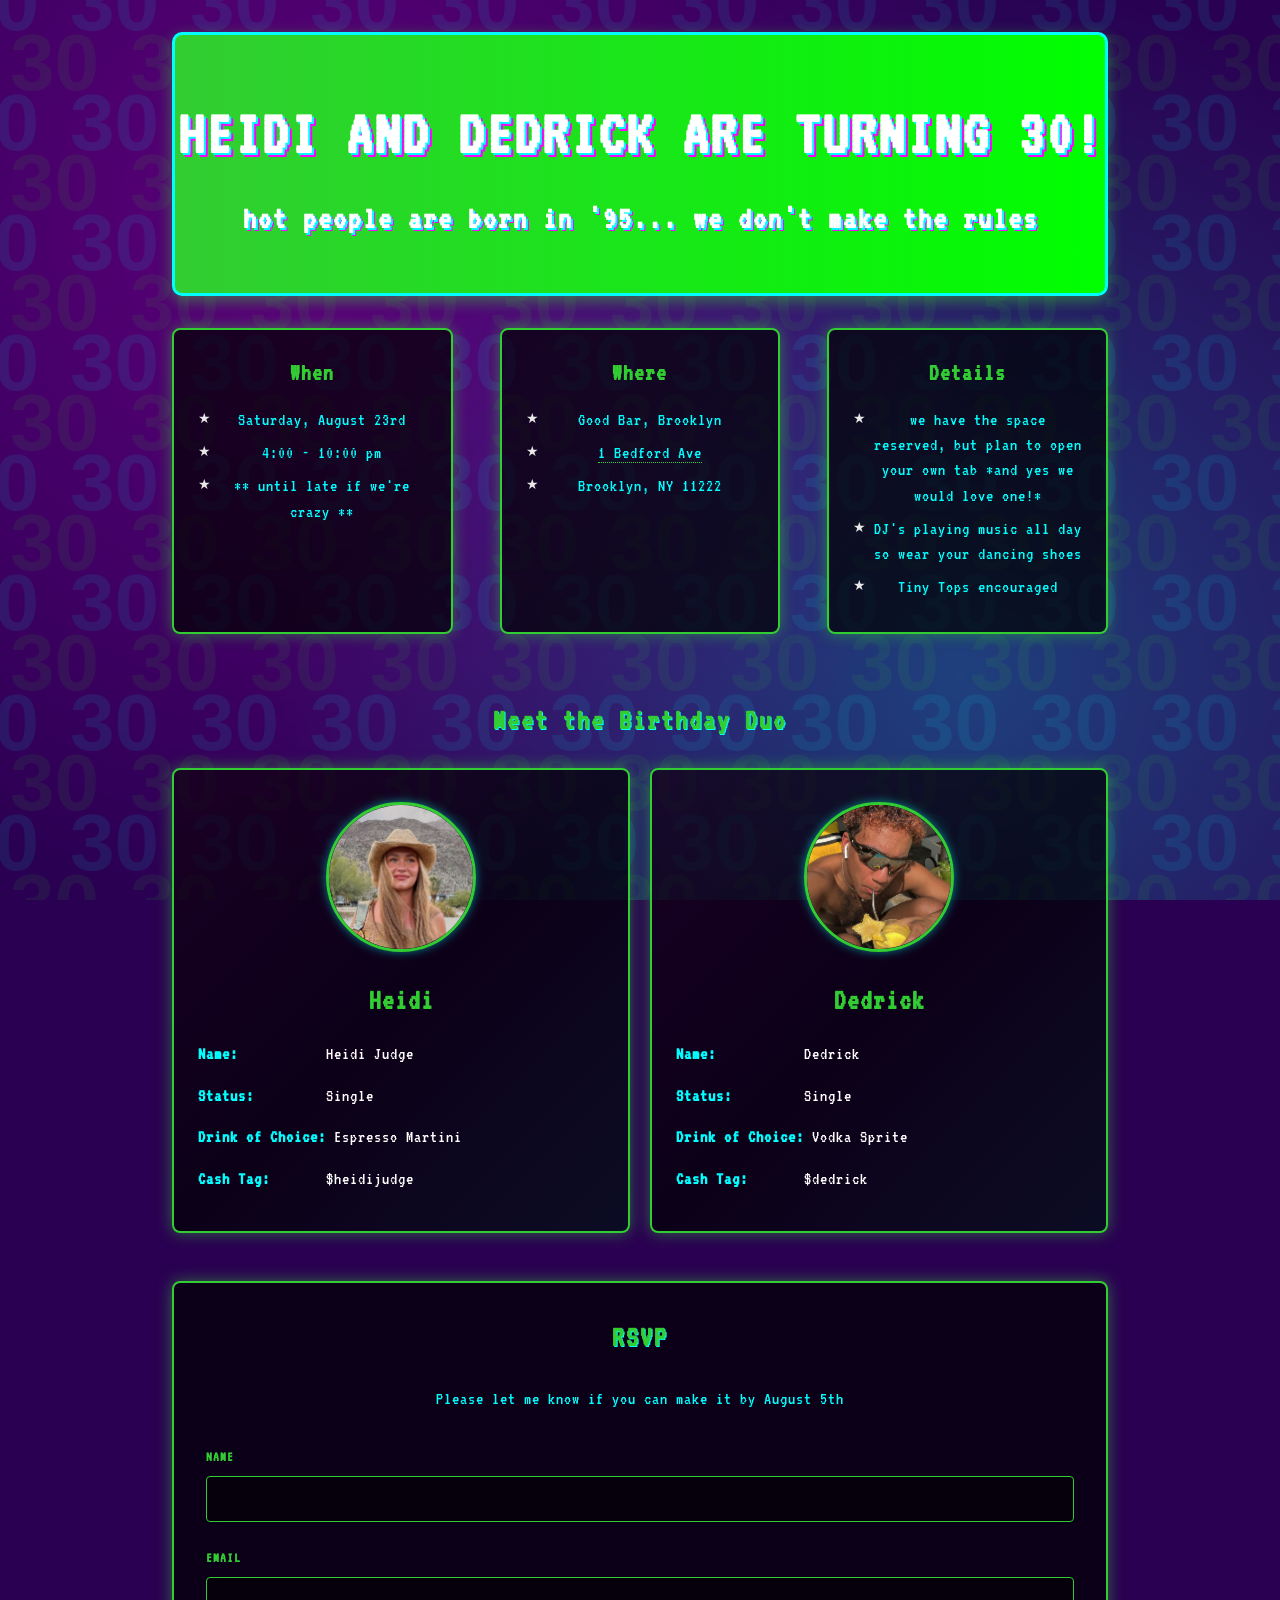
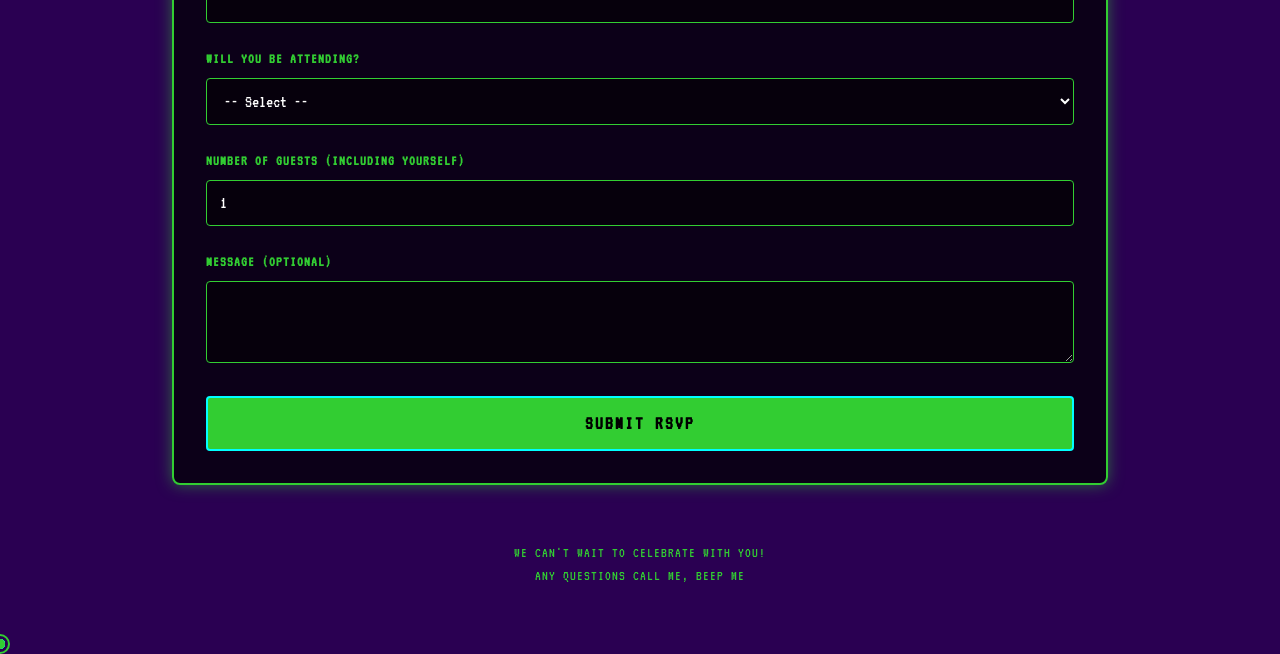
<file: index.html>
<!DOCTYPE html>
<html lang="en">
<head>
    <meta charset="UTF-8">
    <meta name="viewport" content="width=device-width, initial-scale=1.0">
    <title>My 30th Birthday Celebration - Y2K Style!</title>
    <link rel="stylesheet" href="styles.css">
    <link href="https://fonts.googleapis.com/css2?family=VT323&display=swap" rel="stylesheet">
</head>
<body>
    <div class="container">
        <header>
            <h1>Heidi and Dedrick are turning 30!</h1>
            <h2 class="birthday-name">hot people are born in '95... we don't make the rules </h2>
        </header>
        
        <section class="details">
            <div class="detail-item">
                <h3>When</h3>
                <p class="star-bullet">Saturday, August 23rd </p>
                <p class="star-bullet">4:00 - 10:00 pm</p>
                <p class="star-bullet">** until late if we're crazy **</p>
                
            </div>
            
            <div class="detail-item">
                <h3>Where</h3>
                <p class="star-bullet">Good Bar, Brooklyn</p>
                <p class="star-bullet"><a href="https://www.google.com/maps/place/Good+Bar/data=!4m2!3m1!1s0x0:0xf91e7366af03e8f9?sa=X&ved=1t:2428&ictx=111" target="_blank">1 Bedford Ave</a></p>
                <p class="star-bullet">Brooklyn, NY 11222</p>
            </div>
            
            <div class="detail-item">
                <h3>Details</h3>
                <p class="star-bullet">we have the space reserved, but plan to open your own tab *and yes we would love one!* </p>
                <p class="star-bullet">DJ's playing music all day so wear your dancing shoes</p>
                <p class="star-bullet">Tiny Tops encouraged</p>
            </div>
        </section>
        
        <section class="bio-section">
            <h2>Meet the Birthday Duo</h2>
            <div class="bio-container">
                <div class="bio-box">
                    <div class="bio-photo">
                        <img src="IMG_8978.jpg" alt="Heidi" 
                             style="width: 150px; height: 150px; object-fit: cover; border-radius: 50%; border: 3px solid #32CD32; box-shadow: 0 0 10px rgba(0, 255, 255, 0.5);"
                             onerror="this.style.border='2px solid red'; this.style.width='50px'; this.style.height='50px'; this.alt='Image failed to load';"
                        >
                    </div>
                    <h3>Heidi</h3>
                    <div class="bio-item">
                        <span class="bio-label">Name:</span>
                        <span class="bio-value">Heidi Judge</span>
                    </div>
                    <div class="bio-item">
                        <span class="bio-label">Status:</span>
                        <span class="bio-value">Single</span>
                    </div>
                    <div class="bio-item">
                        <span class="bio-label">Drink of Choice:</span>
                        <span class="bio-value">Espresso Martini</span>
                    </div>
                    <div class="bio-item">
                        <span class="bio-label">Cash Tag:</span>
                        <span class="bio-value">$heidijudge</span>
                    </div>
                </div>
                
                <div class="bio-box">
                    <div class="bio-photo">
                        <img src="IMG_8967.jpeg" alt="Dedrick" 
                             style="width: 150px; height: 150px; object-fit: cover; border-radius: 50%; border: 3px solid #32CD32; box-shadow: 0 0 10px rgba(0, 255, 255, 0.5);"
                             onerror="this.style.border='2px solid red'; this.style.width='50px'; this.style.height='50px'; this.alt='Image failed to load';"
                        >
                    </div>
                    <h3>Dedrick</h3>
                    <div class="bio-item">
                        <span class="bio-label">Name:</span>
                        <span class="bio-value">Dedrick</span>
                    </div>
                    <div class="bio-item">
                        <span class="bio-label">Status:</span>
                        <span class="bio-value">Single</span>
                    </div>
                    <div class="bio-item">
                        <span class="bio-label">Drink of Choice:</span>
                        <span class="bio-value">Vodka Sprite</span>
                    </div>
                    <div class="bio-item">
                        <span class="bio-label">Cash Tag:</span>
                        <span class="bio-value">$dedrick</span>
                    </div>
                </div>
            </div>
        </section>
        
        <section class="rsvp">
            <h2>RSVP</h2>
            <p>Please let me know if you can make it by August 5th</p>
            <form id="rsvp-form" action="https://formspree.io/f/xwpovgye" method="POST">
                <div class="form-group">
                    <label for="name">Name</label>
                    <input type="text" id="name" name="name" required>
                </div>
                
                <div class="form-group">
                    <label for="email">Email</label>
                    <input type="email" id="email" name="email" required>
                </div>
                
                <div class="form-group">
                    <label for="attending">Will you be attending?</label>
                    <select id="attending" name="attending" required>
                        <option value="">-- Select --</option>
                        <option value="yes">Yes, I'll be there!</option>
                        <option value="no">Sorry, I can't make it</option>
                    </select>
                </div>
                
                <div class="form-group">
                    <label for="guests">Number of guests (including yourself)</label>
                    <input type="number" id="guests" name="guests" min="1" max="2" value="1">
                </div>
                
                <div class="form-group">
                    <label for="message">Message (optional)</label>
                    <textarea id="message" name="message" rows="3"></textarea>
                </div>
                
                <!-- Hidden fields for Formspree configuration -->
                <input type="hidden" name="_subject" value="New RSVP for 30th Birthday Party!">
                <input type="hidden" name="_cc" value="heidijudge22@gmail.com">
                
                <button type="submit" class="btn">Submit RSVP</button>
                <div id="form-status" class="form-status"></div>
            </form>
        </section> 
        
        <footer>
            <p>We can't wait to celebrate with you!</p>
            <p>Any questions call me, beep me</p>
        </footer>
    </div>

    <script src="confetti.js"></script>
    <script src="script.js"></script>
    <script src="form-handler.js"></script>
</body>
</html>
</file>
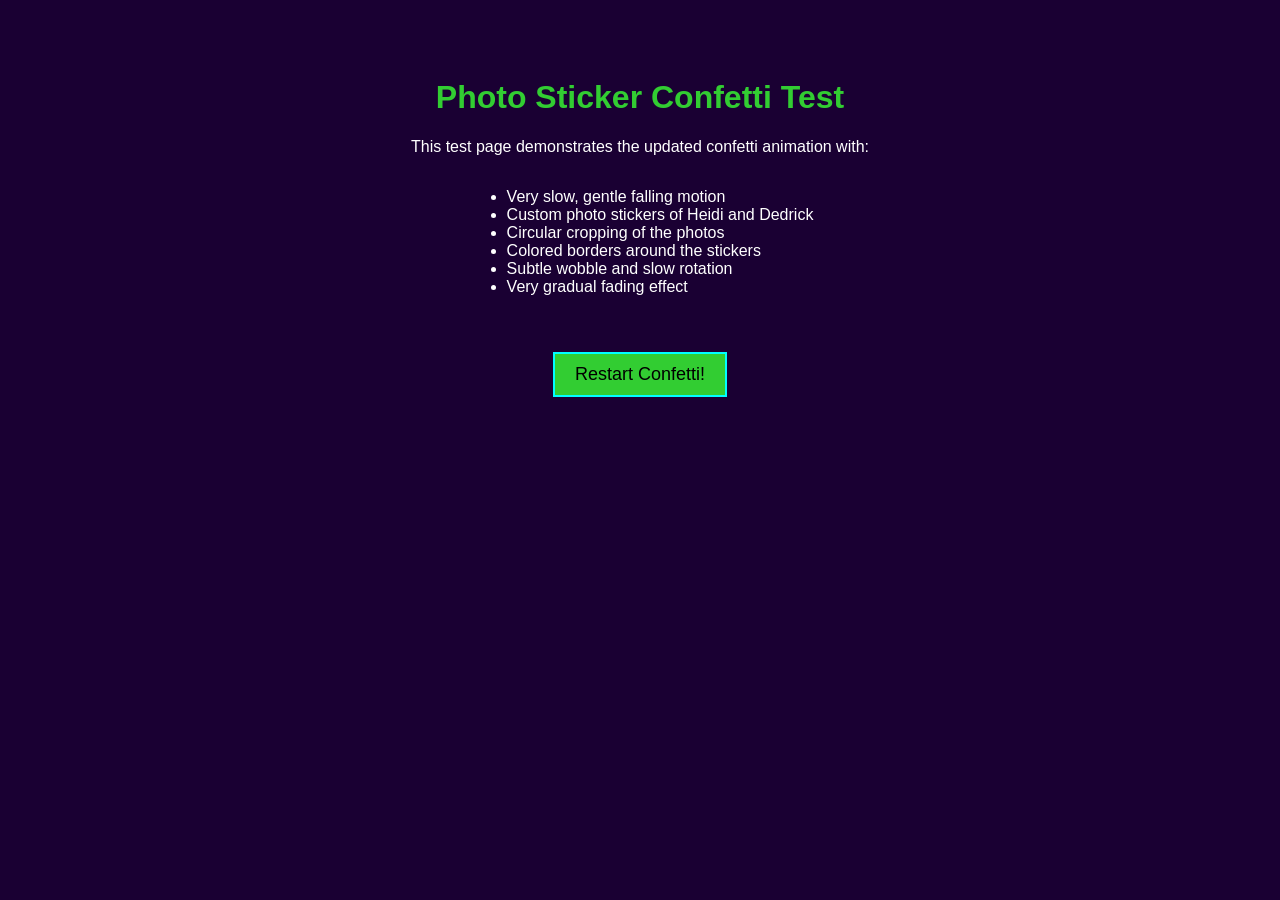
<file: confetti-test.html>
<!DOCTYPE html>
<html lang="en">
<head>
    <meta charset="UTF-8">
    <meta name="viewport" content="width=device-width, initial-scale=1.0">
    <title>Confetti Test - Falling Photo Stickers</title>
    <style>
        body {
            background-color: #1a0033;
            color: white;
            font-family: Arial, sans-serif;
            text-align: center;
            padding: 50px;
        }
        h1 {
            color: #32CD32;
        }
        button {
            padding: 10px 20px;
            background-color: #32CD32;
            color: black;
            border: 2px solid #00FFFF;
            font-size: 18px;
            cursor: pointer;
            margin-top: 20px;
        }
        .description {
            max-width: 600px;
            margin: 0 auto;
            margin-bottom: 20px;
        }
    </style>
</head>
<body>
    <h1>Photo Sticker Confetti Test</h1>
    <div class="description">
        <p>This test page demonstrates the updated confetti animation with:</p>
        <ul style="text-align: left; display: inline-block;">
            <li>Very slow, gentle falling motion</li>
            <li>Custom photo stickers of Heidi and Dedrick</li>
            <li>Circular cropping of the photos</li>
            <li>Colored borders around the stickers</li>
            <li>Subtle wobble and slow rotation</li>
            <li>Very gradual fading effect</li>
        </ul>
    </div>
    <button id="confetti-btn">Restart Confetti!</button>

    <script src="confetti.js"></script>
    <script>
        document.getElementById('confetti-btn').addEventListener('click', function() {
            // Reload the page to restart the confetti
            location.reload();
        });
    </script>
</body>
</html>
</file>
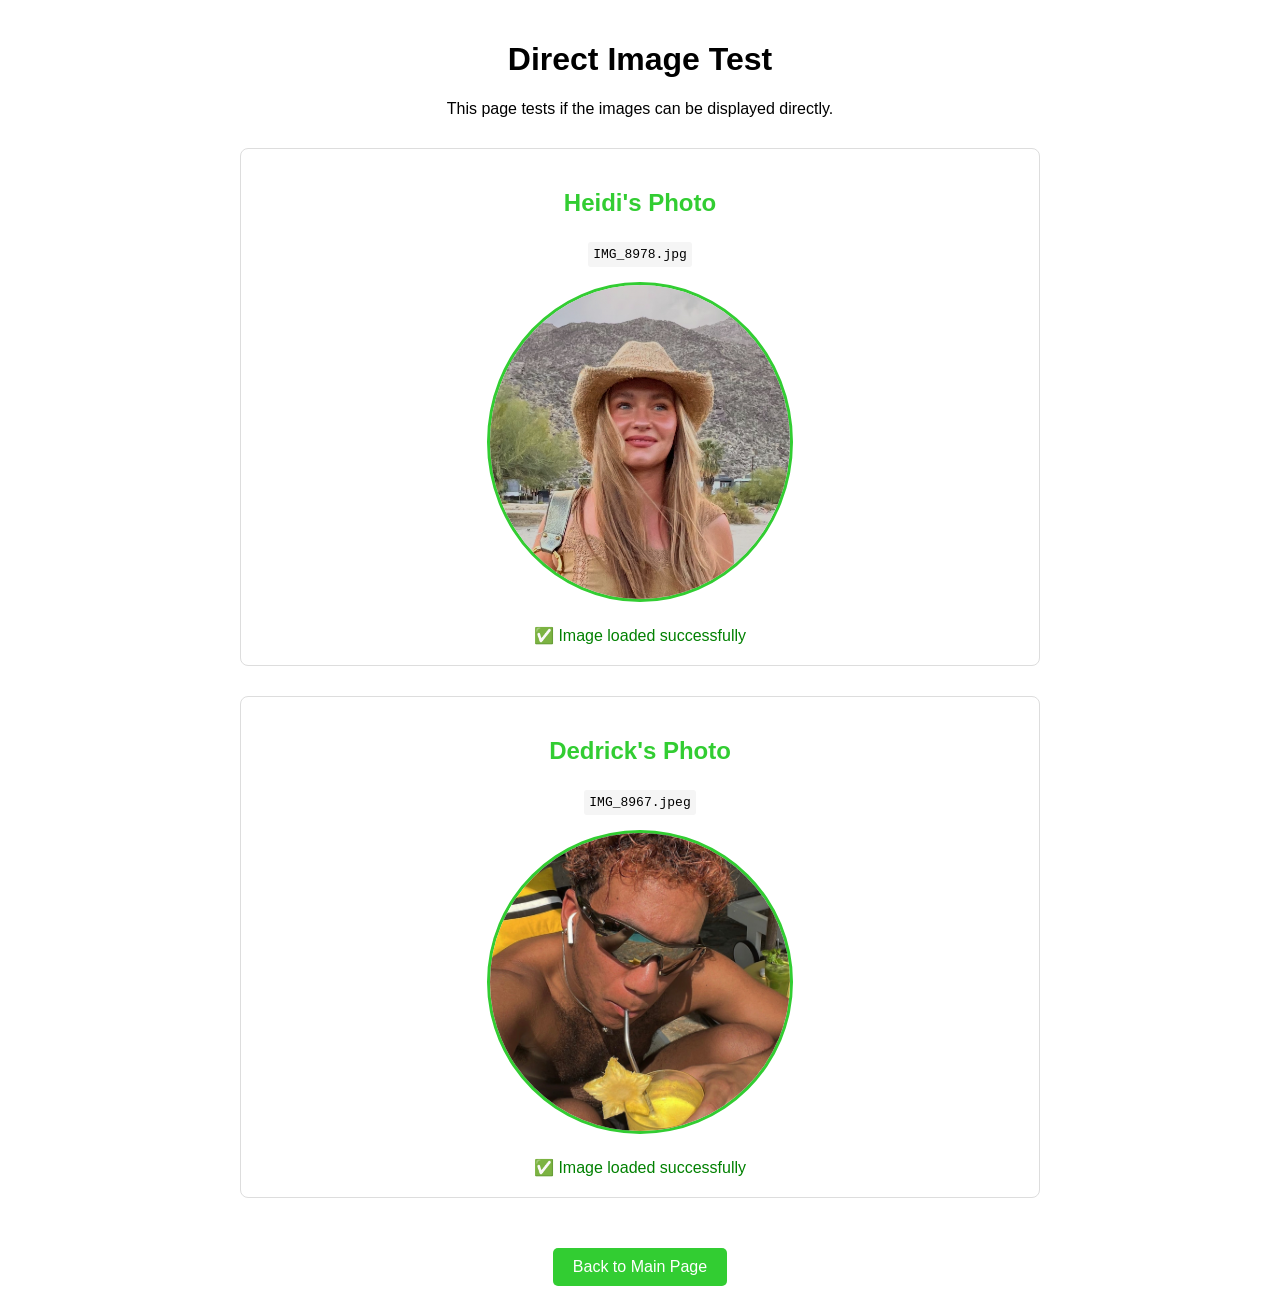
<file: direct-image-test.html>
<!DOCTYPE html>
<html lang="en">
<head>
    <meta charset="UTF-8">
    <meta name="viewport" content="width=device-width, initial-scale=1.0">
    <title>Direct Image Test</title>
    <style>
        body {
            font-family: Arial, sans-serif;
            max-width: 800px;
            margin: 0 auto;
            padding: 20px;
            text-align: center;
        }
        .image-container {
            margin: 30px 0;
            padding: 20px;
            border: 1px solid #ddd;
            border-radius: 8px;
        }
        img {
            max-width: 300px;
            height: auto;
            border: 3px solid #32CD32;
            border-radius: 50%;
            margin: 10px;
        }
        h2 {
            color: #32CD32;
        }
        .path {
            font-family: monospace;
            background-color: #f5f5f5;
            padding: 5px;
            border-radius: 3px;
            display: inline-block;
            margin: 5px 0;
        }
        .back {
            display: inline-block;
            margin-top: 20px;
            padding: 10px 20px;
            background-color: #32CD32;
            color: white;
            text-decoration: none;
            border-radius: 5px;
        }
    </style>
</head>
<body>
    <h1>Direct Image Test</h1>
    <p>This page tests if the images can be displayed directly.</p>
    
    <div class="image-container">
        <h2>Heidi's Photo</h2>
        <div class="path">IMG_8978.jpg</div>
        <br>
        <img src="IMG_8978.jpg" alt="Heidi">
    </div>
    
    <div class="image-container">
        <h2>Dedrick's Photo</h2>
        <div class="path">IMG_8967.jpeg</div>
        <br>
        <img src="IMG_8967.jpeg" alt="Dedrick">
    </div>
    
    <a href="index.html" class="back">Back to Main Page</a>
    
    <script>
        // Add status information
        document.addEventListener('DOMContentLoaded', function() {
            const images = document.querySelectorAll('img');
            images.forEach(img => {
                img.onload = function() {
                    const div = document.createElement('div');
                    div.textContent = "✅ Image loaded successfully";
                    div.style.color = "green";
                    div.style.marginTop = "10px";
                    img.parentNode.appendChild(div);
                };
                
                img.onerror = function() {
                    const div = document.createElement('div');
                    div.textContent = "❌ Image failed to load";
                    div.style.color = "red";
                    div.style.marginTop = "10px";
                    img.parentNode.appendChild(div);
                };
            });
        });
    </script>
</body>
</html>
</file>
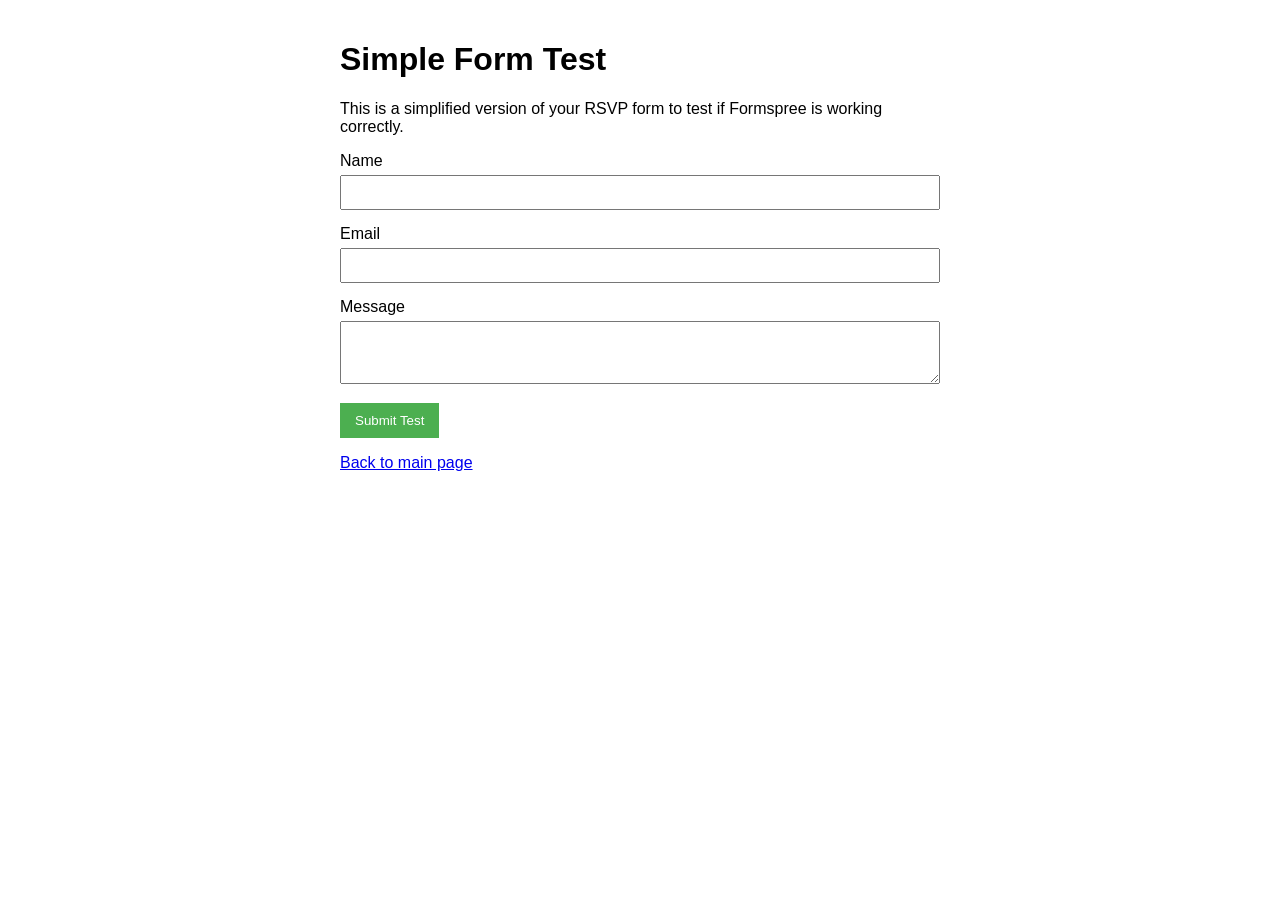
<file: form-test.html>
<!DOCTYPE html>
<html lang="en">
<head>
    <meta charset="UTF-8">
    <meta name="viewport" content="width=device-width, initial-scale=1.0">
    <title>Form Test</title>
    <style>
        body {
            font-family: Arial, sans-serif;
            max-width: 600px;
            margin: 0 auto;
            padding: 20px;
        }
        .form-group {
            margin-bottom: 15px;
        }
        label {
            display: block;
            margin-bottom: 5px;
        }
        input, select, textarea {
            width: 100%;
            padding: 8px;
            box-sizing: border-box;
        }
        button {
            padding: 10px 15px;
            background-color: #4CAF50;
            color: white;
            border: none;
            cursor: pointer;
        }
    </style>
</head>
<body>
    <h1>Simple Form Test</h1>
    <p>This is a simplified version of your RSVP form to test if Formspree is working correctly.</p>
    
    <!-- Basic form with minimal styling -->
    <form action="https://formspree.io/f/xwpovgye" method="POST">
        <div class="form-group">
            <label for="name">Name</label>
            <input type="text" id="name" name="name" required>
        </div>
        
        <div class="form-group">
            <label for="email">Email</label>
            <input type="email" id="email" name="email" required>
        </div>
        
        <div class="form-group">
            <label for="message">Message</label>
            <textarea id="message" name="message" rows="3"></textarea>
        </div>
        
        <input type="hidden" name="_next" value="https://heidijudge22.github.io/itsmybday/thanks.html">
        <button type="submit">Submit Test</button>
    </form>
    
    <p><a href="index.html">Back to main page</a></p>
</body>
</html>
</file>
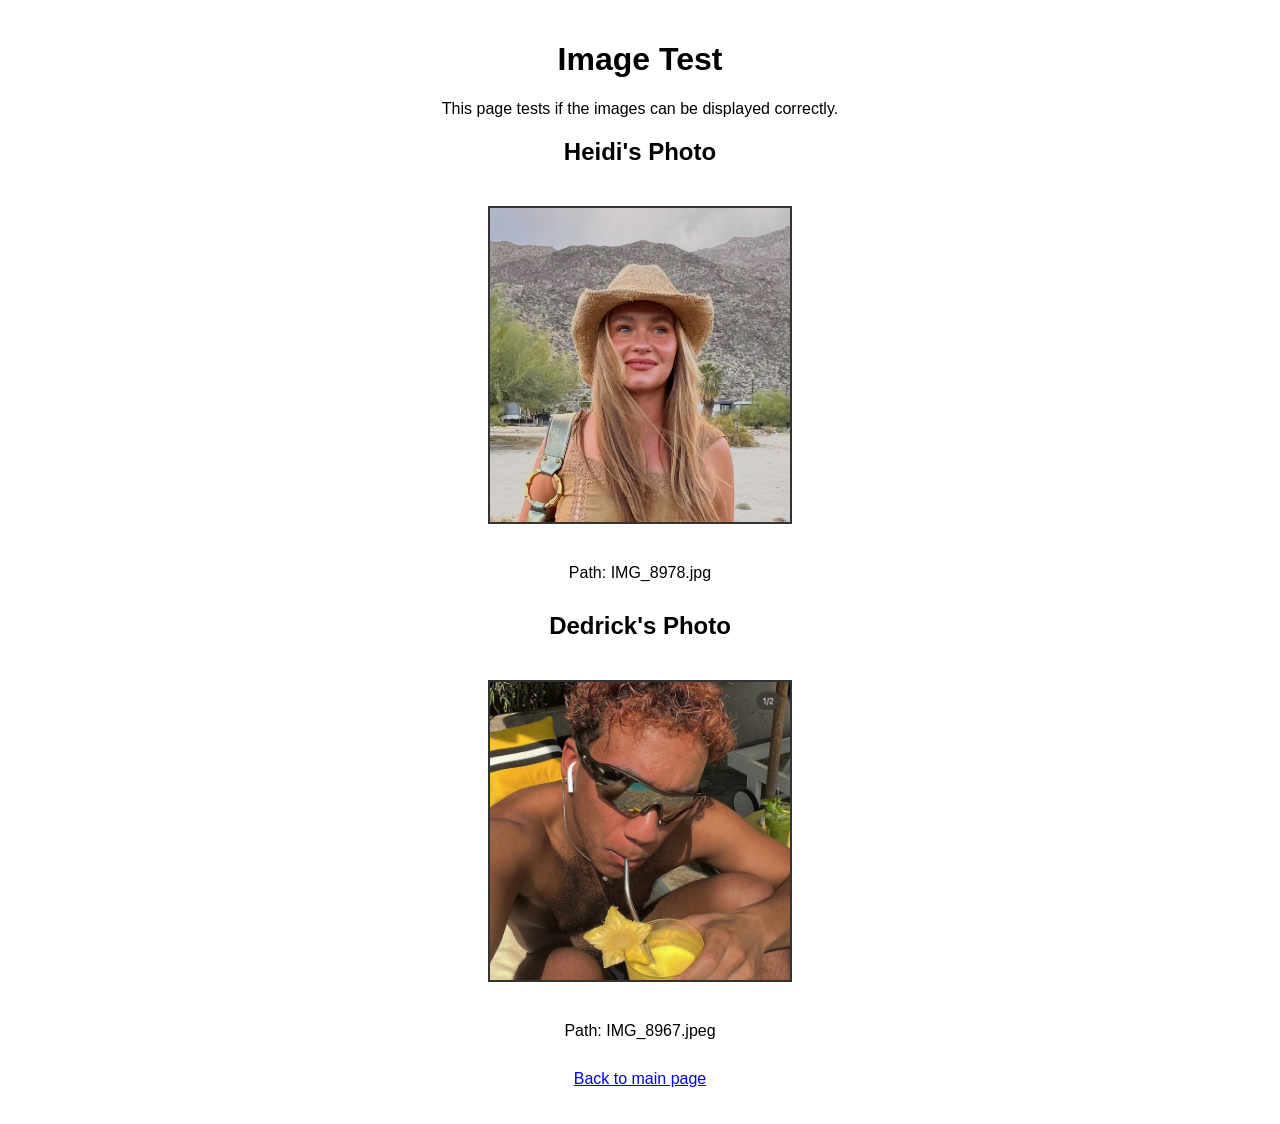
<file: image-test.html>
<!DOCTYPE html>
<html lang="en">
<head>
    <meta charset="UTF-8">
    <meta name="viewport" content="width=device-width, initial-scale=1.0">
    <title>Image Test</title>
    <style>
        body {
            font-family: Arial, sans-serif;
            max-width: 800px;
            margin: 0 auto;
            padding: 20px;
            text-align: center;
        }
        img {
            max-width: 300px;
            margin: 20px;
            border: 2px solid #333;
        }
        .image-container {
            margin-bottom: 30px;
        }
    </style>
</head>
<body>
    <h1>Image Test</h1>
    <p>This page tests if the images can be displayed correctly.</p>
    
    <div class="image-container">
        <h2>Heidi's Photo</h2>
        <img src="IMG_8978.jpg" alt="Heidi">
        <p>Path: IMG_8978.jpg</p>
    </div>
    
    <div class="image-container">
        <h2>Dedrick's Photo</h2>
        <img src="IMG_8967.jpeg" alt="Dedrick">
        <p>Path: IMG_8967.jpeg</p>
    </div>
    
    <p><a href="index.html">Back to main page</a></p>
</body>
</html>
</file>
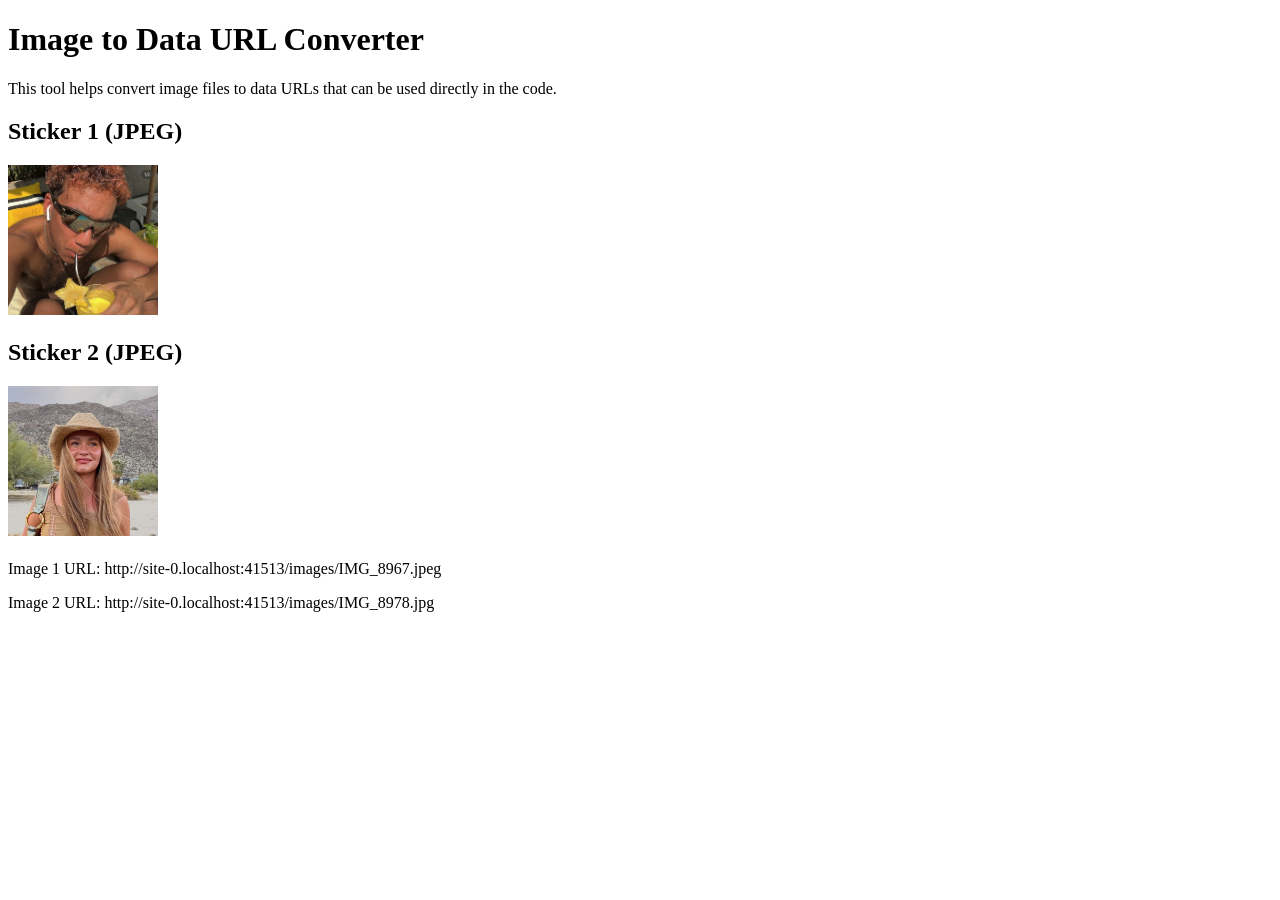
<file: image_converter.html>
<!DOCTYPE html>
<html lang="en">
<head>
    <meta charset="UTF-8">
    <meta name="viewport" content="width=device-width, initial-scale=1.0">
    <title>Image to Data URL Converter</title>
</head>
<body>
    <h1>Image to Data URL Converter</h1>
    <p>This tool helps convert image files to data URLs that can be used directly in the code.</p>
    
    <div>
        <h2>Sticker 1 (JPEG)</h2>
        <img id="img1" src="images/IMG_8967.jpeg" width="150" height="150">
        <h2>Sticker 2 (JPEG)</h2>
        <img id="img2" src="images/IMG_8978.jpg" width="150" height="150">
    </div>
    
    <div id="output" style="margin-top: 20px;"></div>
    
    <script>
        document.addEventListener('DOMContentLoaded', function() {
            const output = document.getElementById('output');
            
            // Create data URLs
            const img1 = document.getElementById('img1').src;
            const img2 = document.getElementById('img2').src;
            
            output.innerHTML = `
                <p>Image 1 URL: ${img1}</p>
                <p>Image 2 URL: ${img2}</p>
            `;
        });
    </script>
</body>
</html>
</file>
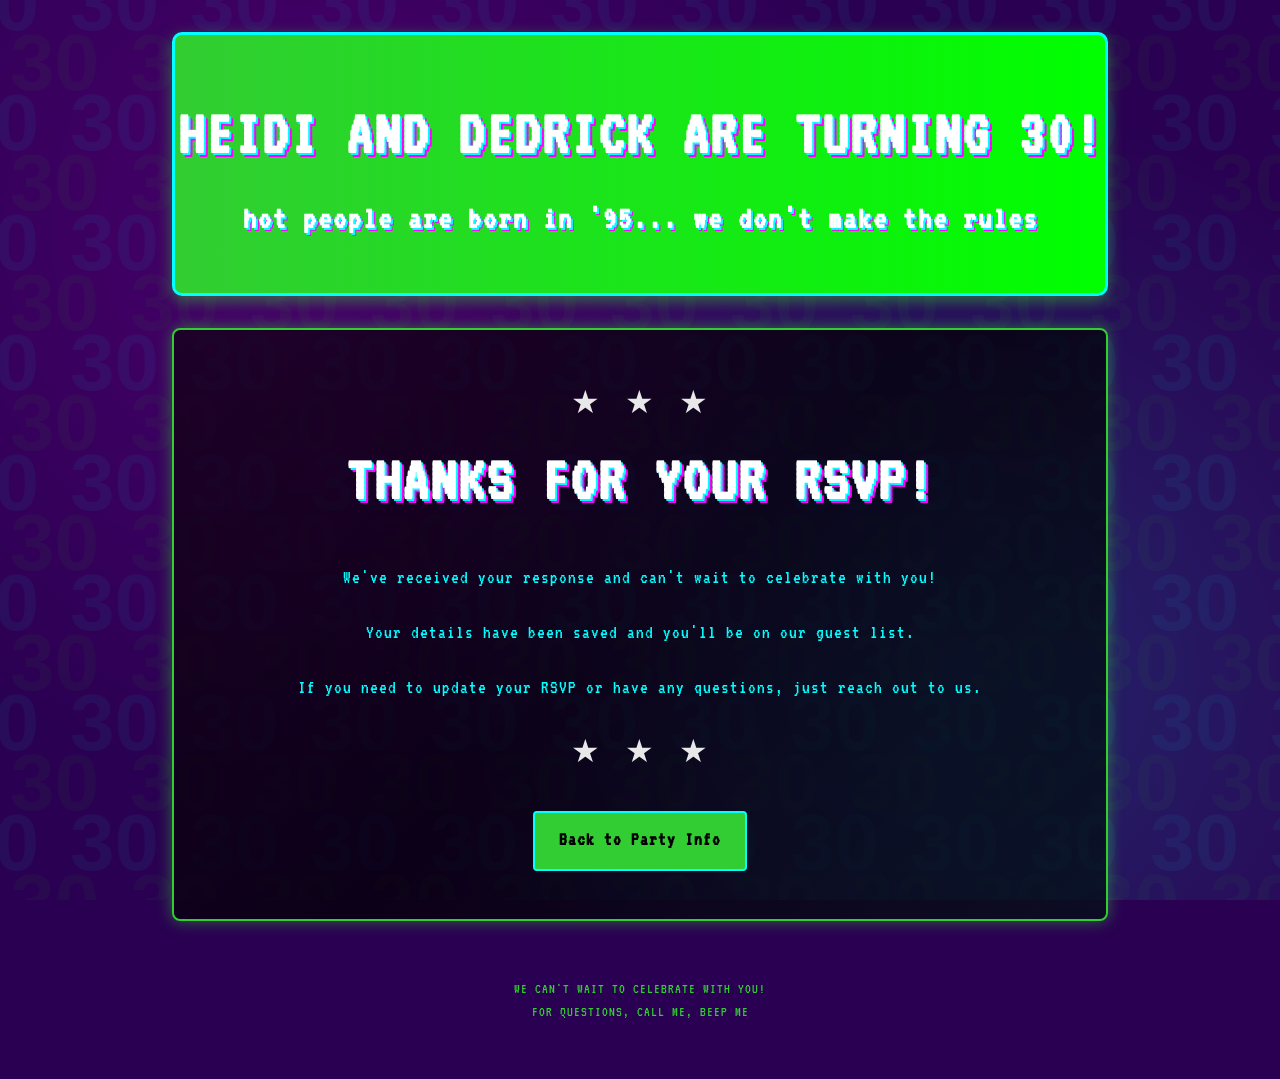
<file: thanks.html>
<!DOCTYPE html>
<html lang="en">
<head>
    <meta charset="UTF-8">
    <meta name="viewport" content="width=device-width, initial-scale=1.0">
    <title>Thanks for Your RSVP - Y2K Style!</title>
    <link rel="stylesheet" href="styles.css">
    <link href="https://fonts.googleapis.com/css2?family=VT323&display=swap" rel="stylesheet">
    <style>
        /* Add the "30" pattern to the thanks page too */
        body::before {
            content: "";
            position: fixed;
            top: 0;
            left: 0;
            width: 100%;
            height: 100%;
            pointer-events: none;
            background-image: 
                url("data:image/svg+xml,%3Csvg xmlns='http://www.w3.org/2000/svg' width='120' height='120' viewBox='0 0 120 120'%3E%3Ctext x='10' y='90' font-family='Arial' font-size='80' font-weight='bold' fill='%2332CD32' fill-opacity='0.1'%3E30%3C/text%3E%3C/svg%3E"),
                url("data:image/svg+xml,%3Csvg xmlns='http://www.w3.org/2000/svg' width='120' height='120' viewBox='0 0 120 120'%3E%3Ctext x='10' y='90' font-family='Arial' font-size='80' font-weight='bold' fill='%2300FFFF' fill-opacity='0.1'%3E30%3C/text%3E%3C/svg%3E");
            background-position: 0 0, 60px 60px;
            background-size: 120px 120px;
            opacity: 0.5;
            z-index: -1;
        }

        /* Add a gradient overlay */
        body::after {
            content: "";
            position: fixed;
            top: 0;
            left: 0;
            width: 100%;
            height: 100%;
            pointer-events: none;
            background: 
                radial-gradient(circle at 25% 25%, rgba(255, 0, 255, 0.15) 0%, transparent 50%),
                radial-gradient(circle at 75% 75%, rgba(0, 255, 255, 0.15) 0%, transparent 50%);
            z-index: -2;
        }
        
        .thanks-container {
            text-align: center;
            padding: 3rem;
            background-color: rgba(0, 0, 0, 0.7);
            border-radius: 8px;
            box-shadow: 0 0 15px rgba(50, 205, 50, 0.5);
            margin: 2rem 0;
            border: 2px solid #32CD32;
            position: relative;
            overflow: hidden;
        }
        
        .thanks-container::before {
            content: "";
            position: absolute;
            top: 0;
            left: 0;
            right: 0;
            bottom: 0;
            background: linear-gradient(135deg, rgba(255, 0, 255, 0.05) 0%, transparent 50%, rgba(0, 255, 255, 0.05) 100%);
            pointer-events: none;
            z-index: 0;
        }
        
        .thanks-container h1 {
            margin-bottom: 2rem;
            position: relative;
            z-index: 1;
        }
        
        .thanks-container p {
            color: #00FFFF;
            margin-bottom: 1.5rem;
            font-size: 1.2rem;
            position: relative;
            z-index: 1;
        }
        
        .back-btn {
            display: inline-block;
            padding: 0.8rem 1.5rem;
            background-color: #32CD32;
            color: #000;
            text-decoration: none;
            border-radius: 4px;
            font-size: 1.2rem;
            font-weight: 600;
            margin-top: 2rem;
            border: 2px solid #00FFFF;
            transition: all 0.3s ease;
            position: relative;
            z-index: 1;
        }
        
        .back-btn:hover {
            background-color: #00FF00;
            box-shadow: 0 0 15px rgba(50, 205, 50, 0.8);
            transform: scale(1.05);
        }
        
        .star {
            color: #E8E8E8;
            font-size: 2rem;
            margin: 0 0.5rem;
            animation: pulse 1.5s infinite alternate;
            position: relative;
            z-index: 1;
        }
        
        @keyframes pulse {
            from { opacity: 0.7; transform: scale(0.9); }
            to { opacity: 1; transform: scale(1.1); }
        }
        
        /* Style for star bullets (for consistency) */
        .star-bullet {
            position: relative;
            padding-left: 20px;
            text-indent: 0;
            margin-left: 0;
        }

        .star-bullet::before {
            content: "★";
            position: absolute;
            left: 0;
            top: 2px; /* Adjusted to better align with text */
            color: #E8E8E8; /* Brighter silver color */
            font-size: 14px;
            display: inline-block;
            width: 14px;
            text-align: center;
        }
        .star-bullet a {
            color: #00FFFF;
            text-decoration: none;
            border-bottom: 1px dotted #32CD32;
            transition: all 0.3s ease;
        }

        .star-bullet a:hover {
            color: #32CD32;
            border-bottom: 1px solid #00FFFF;
            text-shadow: 0 0 5px rgba(0, 255, 255, 0.5);
        }
    </style>
</head>
<body>
    <div class="container">
        <header>
            <h1>Heidi and Dedrick are turning 30!</h1>
            <h2 class="birthday-name">hot people are born in '95... we don't make the rules </h2>
        </header>
        
        <div class="thanks-container">
            <span class="star">★</span>
            <span class="star" style="animation-delay: 0.3s;">★</span>
            <span class="star" style="animation-delay: 0.6s;">★</span>
            
            <h1>Thanks for your RSVP!</h1>
            
            <p>We've received your response and can't wait to celebrate with you!</p>
            <p>Your details have been saved and you'll be on our guest list.</p>
            <p>If you need to update your RSVP or have any questions, just reach out to us.</p>
            
            <span class="star" style="animation-delay: 0.9s;">★</span>
            <span class="star" style="animation-delay: 0.3s;">★</span>
            <span class="star">★</span>
            
            <div>
                <a href="index.html" class="back-btn">Back to Party Info</a>
            </div>
        </div>
        
        <footer>
            <p>We can't wait to celebrate with you!</p>
            <p>For questions, call me, beep me</p>
        </footer>
    </div>
    
    <script>
        // Add confetti effect on thank you page
        document.addEventListener('DOMContentLoaded', function() {
            // Create a script element to load the confetti script
            const script = document.createElement('script');
            script.src = 'confetti.js';
            document.body.appendChild(script);
        });
    </script>
</body>
</html>
</file>
<file: styles.css>
/* Y2K-Inspired Styles for Birthday Invitation Website */

@import url('https://fonts.googleapis.com/css2?family=VT323&display=swap');

* {
    margin: 0;
    padding: 0;
    box-sizing: border-box;
}

body {
    font-family: 'VT323', monospace;
    line-height: 1.6;
    background-color: #2a0052; /* Brighter purple background */
    color: #fff;
    letter-spacing: 1px;
    font-size: 18px;
    position: relative;
}

/* Create the "30" background pattern */
body::before {
    content: "";
    position: fixed;
    top: 0;
    left: 0;
    width: 100%;
    height: 100%;
    pointer-events: none;
    background-image: 
        url("data:image/svg+xml,%3Csvg xmlns='http://www.w3.org/2000/svg' width='120' height='120' viewBox='0 0 120 120'%3E%3Ctext x='10' y='90' font-family='Arial' font-size='80' font-weight='bold' fill='%2332CD32' fill-opacity='0.15'%3E30%3C/text%3E%3C/svg%3E"),
        url("data:image/svg+xml,%3Csvg xmlns='http://www.w3.org/2000/svg' width='120' height='120' viewBox='0 0 120 120'%3E%3Ctext x='10' y='90' font-family='Arial' font-size='80' font-weight='bold' fill='%2300FFFF' fill-opacity='0.15'%3E30%3C/text%3E%3C/svg%3E");
    background-position: 0 0, 60px 60px;
    background-size: 120px 120px;
    opacity: 0.6;
    z-index: -1;
}

/* Add a gradient overlay */
body::after {
    content: "";
    position: fixed;
    top: 0;
    left: 0;
    width: 100%;
    height: 100%;
    pointer-events: none;
    background: 
        radial-gradient(circle at 25% 25%, rgba(255, 0, 255, 0.25) 0%, transparent 60%),
        radial-gradient(circle at 75% 75%, rgba(0, 255, 255, 0.25) 0%, transparent 60%);
    z-index: -2;
}

.container {
    max-width: 1000px;
    margin: 0 auto;
    padding: 2rem;
}

header {
    text-align: center;
    padding: 3rem 0;
    background: linear-gradient(to right, #32CD32, #00FF00);
    border-radius: 10px;
    margin-bottom: 2rem;
    box-shadow: 0 5px 15px rgba(50, 205, 50, 0.5);
    border: 3px solid #00FFFF;
}

h1 {
    font-family: 'VT323', monospace;
    font-size: 4rem;
    color: #fff;
    text-shadow: 2px 2px 0 #00FFFF, 4px 4px 0 #FF00FF;
    margin-bottom: 0.5rem;
    letter-spacing: 2px;
    text-transform: uppercase;
}

h2 {
    font-size: 1.8rem;
    color: #fff;
    font-weight: 700;
    text-shadow: 1px 1px 0 #00FFFF;
    letter-spacing: 1px;
}

.birthday-name {
    font-family: 'VT323', monospace;
    font-size: 2rem;
    text-shadow: 2px 2px 0 #00FFFF, 3px 3px 0 #FF00FF;
    letter-spacing: 2px;
    margin-top: 0.5rem;
}

.details {
    display: flex;
    flex-wrap: wrap;
    justify-content: space-between;
    margin-bottom: 3rem;
}

.detail-item {
    flex-basis: 30%;
    background-color: rgba(0, 0, 0, 0.7);
    padding: 1.5rem;
    border-radius: 8px;
    box-shadow: 0 0 15px rgba(50, 205, 50, 0.5);
    text-align: center;
    margin-bottom: 1rem;
    border: 2px solid #32CD32;
}

.detail-item h3 {
    font-size: 1.5rem;
    color: #32CD32;
    margin-bottom: 1rem;
    font-weight: 700;
    font-family: 'VT323', monospace;
    letter-spacing: 1px;
}

.detail-item p {
    margin-bottom: 0.5rem;
    color: #00FFFF;
    line-height: 1.4;
}

/* Bio Section Styles */
.bio-section {
    margin-bottom: 3rem;
}

.bio-section h2 {
    text-align: center;
    color: #32CD32;
    margin-bottom: 1.5rem;
    font-family: 'VT323', monospace;
    letter-spacing: 2px;
    text-shadow: 1px 1px 0 #00FFFF;
}

.bio-container {
    display: flex;
    flex-wrap: wrap;
    justify-content: space-between;
    gap: 20px;
}

.bio-box {
    flex: 1;
    min-width: 280px;
    background-color: rgba(0, 0, 0, 0.7);
    padding: 1.5rem;
    padding-top: 2rem;
    border-radius: 8px;
    box-shadow: 0 0 15px rgba(50, 205, 50, 0.5);
    border: 2px solid #32CD32;
    position: relative;
    overflow: hidden;
}

.bio-box::before {
    content: "";
    position: absolute;
    top: 0;
    left: 0;
    right: 0;
    bottom: 0;
    background: linear-gradient(135deg, rgba(255, 0, 255, 0.05) 0%, transparent 50%, rgba(0, 255, 255, 0.05) 100%);
    pointer-events: none;
    z-index: 0;
}

.bio-photo {
    text-align: center;
    margin-bottom: 1rem;
    position: relative;
    z-index: 1;
}

.bio-photo img {
    width: 150px;
    height: 150px;
    object-fit: cover;
    border-radius: 50%;
    border: 3px solid #32CD32;
    box-shadow: 0 0 10px rgba(0, 255, 255, 0.5);
    transition: transform 0.3s ease, box-shadow 0.3s ease;
}

.bio-photo img:hover {
    transform: scale(1.05);
    box-shadow: 0 0 15px rgba(0, 255, 255, 0.8);
}

.bio-box h3 {
    color: #32CD32;
    font-size: 1.8rem;
    margin-bottom: 1rem;
    text-align: center;
    font-family: 'VT323', monospace;
    letter-spacing: 1px;
    position: relative;
    z-index: 1;
}

.bio-item {
    margin-bottom: 0.8rem;
    position: relative;
    z-index: 1;
    display: flex;
    flex-wrap: wrap;
}

.bio-label {
    color: #00FFFF;
    font-weight: bold;
    margin-right: 0.5rem;
    min-width: 120px;
}

.bio-value {
    color: #FFFFFF;
}

.star-bullet {
    position: relative;
    padding-left: 20px;
    text-indent: 0;
    margin-left: 0;
}

.star-bullet::before {
    content: "★";
    position: absolute;
    left: 0;
    top: 2px; /* Adjusted to better align with text */
    color: #E8E8E8; /* Brighter silver color */
    font-size: 14px;
    display: inline-block;
    width: 14px;
    text-align: center;
}

/* Style for location link */
.star-bullet a {
    color: #00FFFF;
    text-decoration: none;
    border-bottom: 1px dotted #32CD32;
    transition: all 0.3s ease;
}

.star-bullet a:hover {
    color: #32CD32;
    border-bottom: 1px solid #00FFFF;
    text-shadow: 0 0 5px rgba(0, 255, 255, 0.5);
}

.rsvp {
    background-color: rgba(0, 0, 0, 0.7);
    padding: 2rem;
    border-radius: 8px;
    box-shadow: 0 0 15px rgba(50, 205, 50, 0.5);
    margin-bottom: 2rem;
    border: 2px solid #32CD32;
}

.rsvp h2 {
    color: #32CD32;
    text-align: center;
    margin-bottom: 1.5rem;
    font-family: 'VT323', monospace;
    letter-spacing: 2px;
}

.rsvp p {
    text-align: center;
    margin-bottom: 2rem;
    color: #00FFFF;
}

.form-group {
    margin-bottom: 1.5rem;
}

label {
    display: block;
    margin-bottom: 0.5rem;
    font-weight: 600;
    color: #32CD32;
    text-transform: uppercase;
    letter-spacing: 1px;
    font-size: 0.9rem;
}

input, select, textarea {
    width: 100%;
    padding: 0.8rem;
    background-color: rgba(0, 0, 0, 0.5);
    border: 1px solid #32CD32;
    border-radius: 4px;
    font-family: 'VT323', monospace;
    font-size: 1.1rem;
    color: #fff;
}

input:focus, select:focus, textarea:focus {
    outline: none;
    box-shadow: 0 0 10px rgba(50, 205, 50, 0.8);
    border-color: #00FFFF;
}

.btn {
    display: block;
    width: 100%;
    padding: 1rem;
    background-color: #32CD32;
    color: #000;
    border: none;
    border-radius: 4px;
    font-size: 1.2rem;
    font-weight: 600;
    cursor: pointer;
    transition: all 0.3s ease;
    text-transform: uppercase;
    letter-spacing: 2px;
    border: 2px solid #00FFFF;
    font-family: 'VT323', monospace;
}

.btn:hover {
    background-color: #00FF00;
    box-shadow: 0 0 15px rgba(50, 205, 50, 0.8);
    transform: scale(1.02);
}

footer {
    text-align: center;
    padding: 1.5rem 0;
    color: #32CD32;
    font-size: 0.9rem;
    text-transform: uppercase;
    letter-spacing: 1px;
}

/* Responsive Design */
@media (max-width: 768px) {
    .details {
        flex-direction: column;
    }
    
    .detail-item {
        flex-basis: 100%;
        margin-bottom: 1.5rem;
    }
    
    .bio-container {
        flex-direction: column;
    }
    
    .bio-box {
        margin-bottom: 1.5rem;
    }
    
    h1 {
        font-size: 3rem;
    }
    
    h2 {
        font-size: 1.5rem;
    }
}

/* Google Form Styling */
.google-form-container {
    width: 100%;
    margin: 20px 0;
}

#google-form {
    width: 100%;
    min-height: 700px;
    border: 2px solid #32CD32;
    border-radius: 8px;
    background-color: rgba(0, 0, 0, 0.5);
}

.google-form-link {
    margin: 30px 0;
    text-align: center;
}

/* Form Status Styling */
.form-status {
    margin-top: 20px;
    padding: 10px;
    border-radius: 5px;
    text-align: center;
    font-size: 1.2rem;
    display: none;
}

.form-status.success {
    display: block;
    background-color: rgba(50, 205, 50, 0.2);
    border: 2px solid #32CD32;
    color: #32CD32;
}

.form-status.error {
    display: block;
    background-color: rgba(255, 0, 0, 0.2);
    border: 2px solid #FF0000;
    color: #FF0000;
}
</file>
